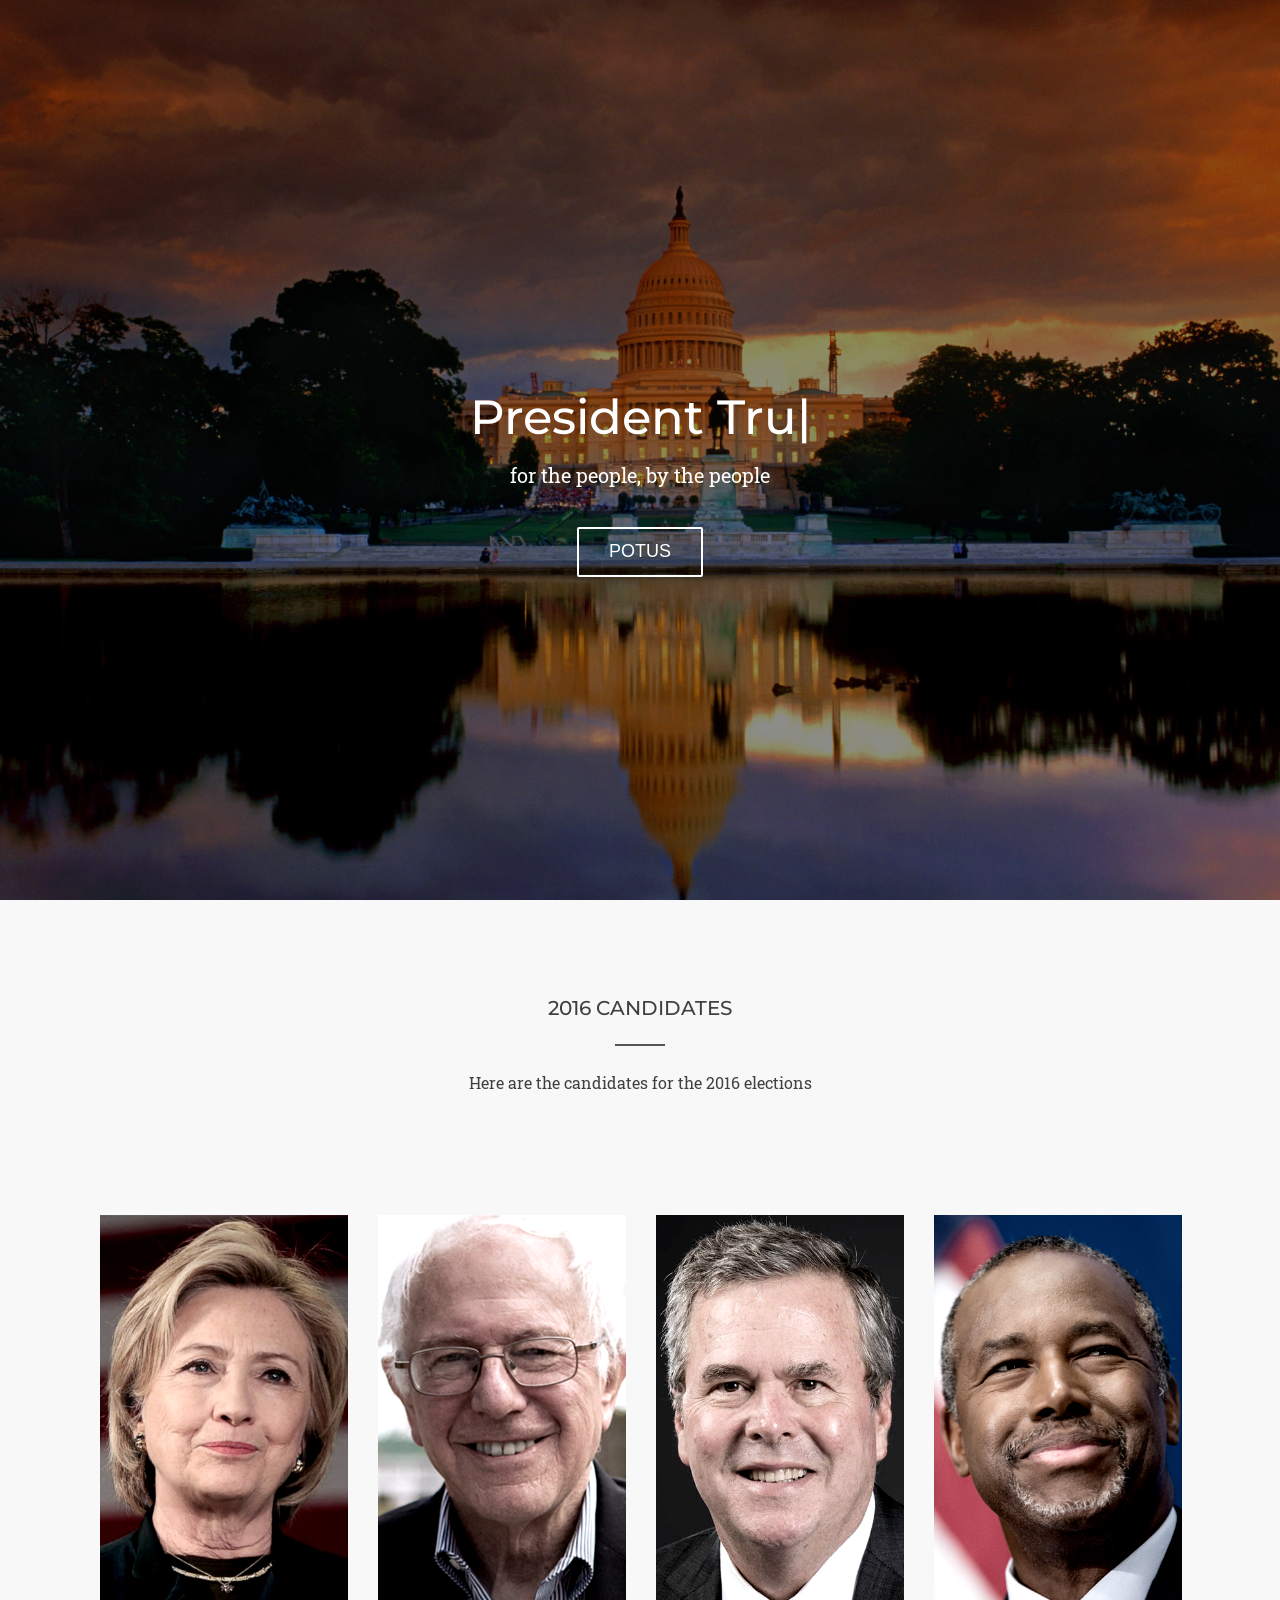
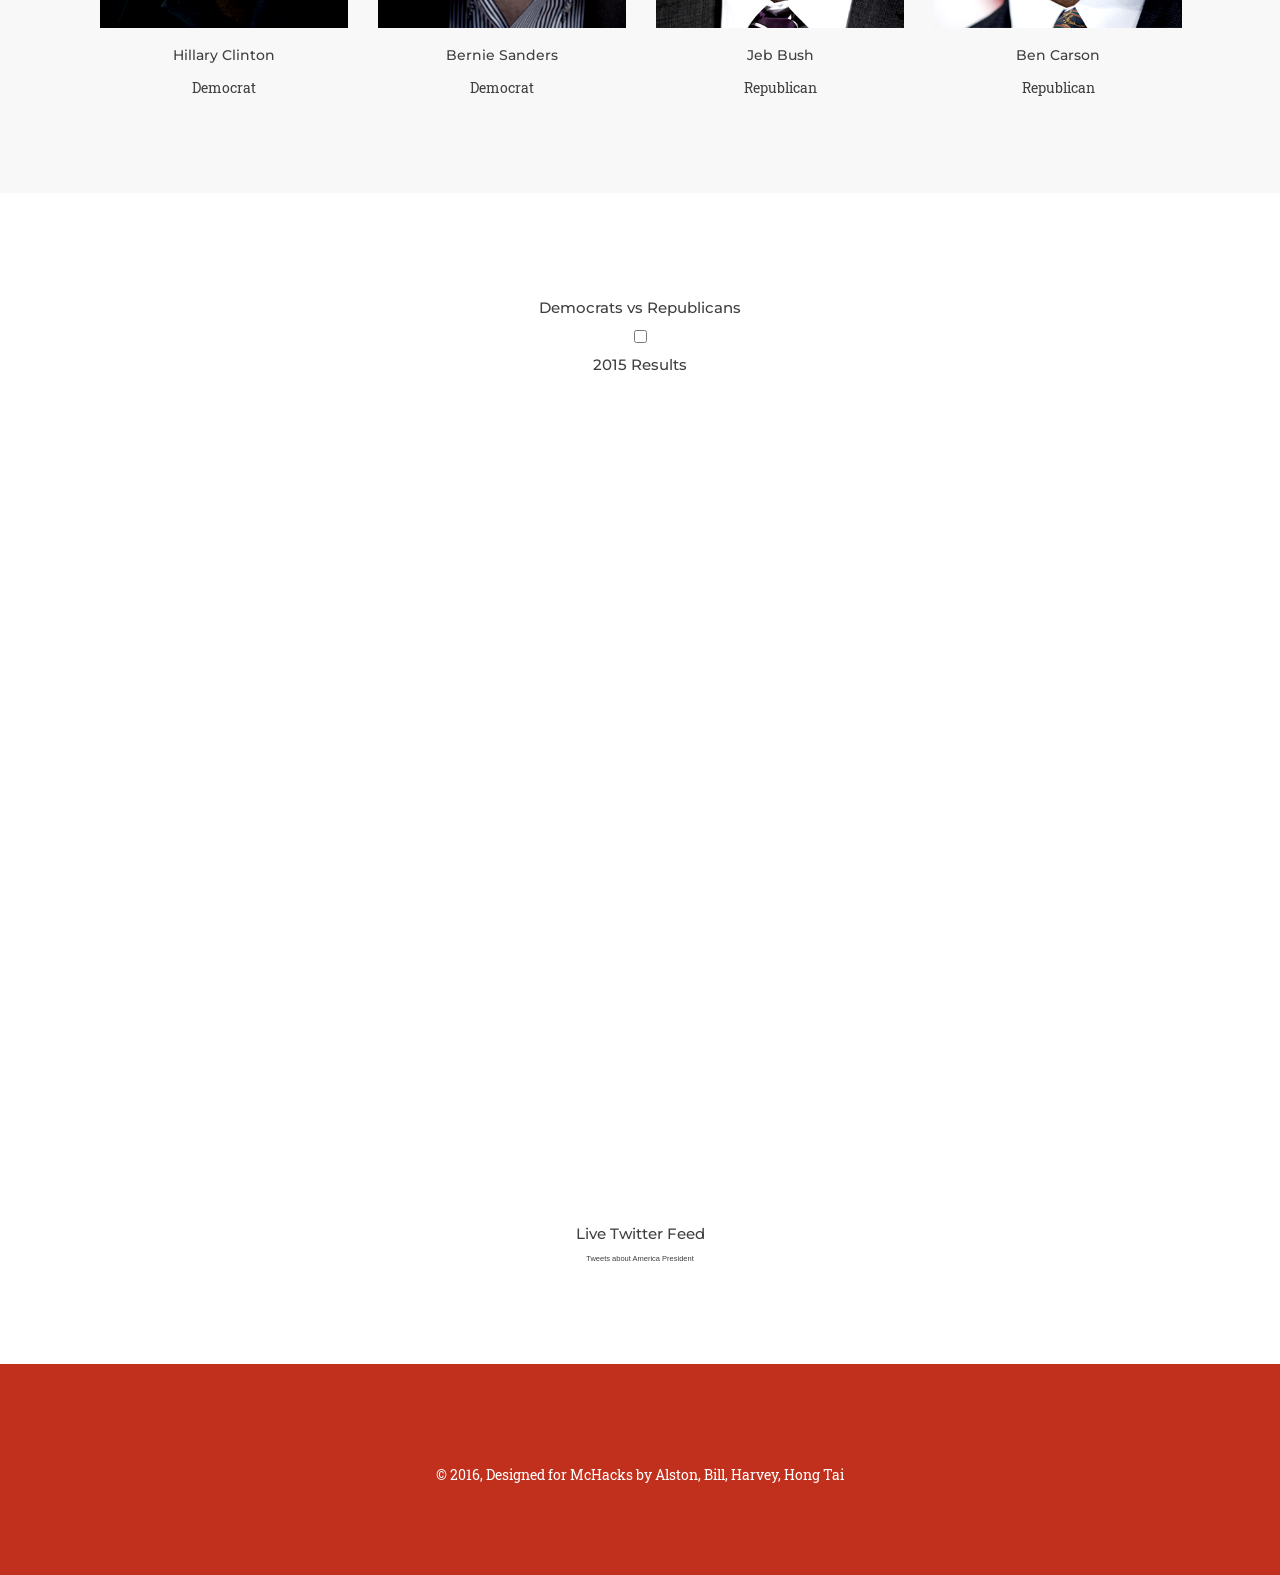
<file: index.html>
<!doctype html>
<html lang="en">
<head>
	<meta charset="UTF-8">
	<title>Document</title>

	<!--Bootstrap-->
    <link rel="stylesheet" href="/static/assets/css/bootstrap.min.css" type="text/css">
	<!--FontAwesome-->
    <link rel="stylesheet" href="/static/assets/css/font-awesome.min.css" type="text/css">
	<!--Fonts-->
	<link href='https://fonts.googleapis.com/css?family=Montserrat' rel='stylesheet' type='text/css'>
	<link href='https://fonts.googleapis.com/css?family=Roboto+Slab:400,700' rel='stylesheet' type='text/css'>
	<!--Owl Carousel-->
    <link rel="stylesheet" href="/static/assets/owl-carousel/owl.carousel.css" type="text/css">
    <link rel="stylesheet" href="/static/assets/owl-carousel/owl.theme.css" type="text/css">
	<!--<link rel="stylesheet" href="/static/assets/owl-carousel/owl.transitions.css" type="text/css">-->
	<!--Main Style-->
	<link rel="stylesheet" href="/static/style.css" type="text/css">

	<!--Responsive Style-->
    <link rel="stylesheet" href="/static/assets/css/responsive.css" type="text/css">
	<style>
		[data-sr] {
			visibility: hidden;
		}
	</style>
</head>
<body>

<!--/HEADER SECTION -->

<!--/SLIDER SECTION -->
<section id="home" class="sliderwrapper clearfix">

	<div class="home-overlay"></div>

	<div class="container">
		<div class="row text-center">
			<div class="col-md-8 col-md-offset-2">
				<div class="block" >
                    <h1 class="home-title wow fadeInDown">President <span class=element></span></h1>

					<p class="title-small wow fadeInDown" data-wow-delay="0.3s">for the people, by the people</p>

					<div class="wow fadeInDown" data-wow-delay="0.3s">
                        <a class="btn btn-action" href="#about-us"
                            role="button">POTUS
						</a>
					</div>
				</div>
			</div>
			<!-- .row close -->
		</div>
	</div>

</section><!-- end Home -->

<section id="about-us">
	<div class="container">
        <div class="row ">
			<div class="col-sm-12 text-center">
                <h2 class="section-title">2016 Candidates</h2>

				<p class="sec-subtitle">Here are the candidates for the 2016 elections</p>
			</div>
		</div>
            <div class="col-sm-12 text-center">
            <div id="owl-demo">
            		<div class="item" data-sr="enter right, hustle 60px">
						<div class="team-thumb">
                            <img src="/static/assets/images/c_clinton.png" alt="Owl Image">

							<div class="team-social">
								<ul class="list-inline">
									<li><a href="https://www.facebook.com/hillaryclinton/"><i class="fa fa-facebook"></i></a></li>
									<li><a href="https://twitter.com/HillaryClinton"><i class="fa fa-twitter"></i></a></li>
								</ul>
							</div>
						</div>
						<div class="owl-caption">
							<h5>Hillary Clinton</h5>

							<p>Democrat</p>
						</div>

					</div>
					<div class="item" data-sr="enter right, hustle 60px">
						<div class="team-thumb">
                            <img src="/static/assets/images/c_sanders.png" alt="Owl Image">

							<div class="team-social">
								<ul class="list-inline">
									<li><a href="https://www.facebook.com/berniesanders/"><i class="fa fa-facebook"></i></a></li>
									<li><a href="https://twitter.com/berniesanders"><i class="fa fa-twitter"></i></a></li>
								</ul>
							</div>
						</div>
						<div class="owl-caption">
							<h5>Bernie Sanders</h5>

							<p>Democrat</p>
						</div>

					</div>
					<div class="item" data-sr="enter left, hustle 60px">
						<div class="team-thumb">
                            <img src="/static/assets/images/c_bush.png" alt="Owl Image">

							<div class="team-social">
								<ul class="list-inline">
									<li><a href="https://www.facebook.com/jebbush"><i class="fa fa-facebook"></i></a></li>
									<li><a href="https://twitter.com/JebBush"><i class="fa fa-twitter"></i></a></li>
								</ul>
							</div>
						</div>
						<div class="owl-caption">
                            <h5>Jeb Bush</h5>

							<p>Republican</p>
						</div>

					</div>
					<div class="item" data-sr="enter left, hustle 60px">
						<div class="team-thumb">
                            <img src="/static/assets/images/c_carson.png" alt="Owl Image">

							<div class="team-social">
								<ul class="list-inline">
									<li><a href="https://www.facebook.com/realbencarson/"><i class="fa fa-facebook"></i></a></li>
									<li><a href="https://twitter.com/RealBenCarson"><i class="fa fa-twitter"></i></a></li>
								</ul>
							</div>
						</div>
						<div class="owl-caption">
							<h5>Ben Carson</h5>

							<p>Republican</p>
						</div>

					</div>
					<div class="item" data-sr="enter right, hustle 60px">
						<div class="team-thumb">
                            <img src="/static/assets/images/c_cruz.png" alt="Owl Image">

							<div class="team-social">
								<ul class="list-inline">
									<li><a href="https://www.facebook.com/tedcruzpage/"><i class="fa fa-facebook"></i></a></li>
									<li><a href="https://twitter.com/tedcruz"><i class="fa fa-twitter"></i></a></li>
								</ul>
							</div>
						</div>
						<div class="owl-caption">
							<h5>Ted Cruz</h5>

							<p>Republican</p>
						</div>

					</div>
					<div class="item">
						<div class="team-thumb">
                            <img src="/static/assets/images/c_kasich.png" alt="Owl Image">

							<div class="team-social">
								<ul class="list-inline">
									<li><a href="https://www.facebook.com/JohnKasich/"><i class="fa fa-facebook"></i></a></li>
									<li><a href="https://twitter.com/JohnKasich"><i class="fa fa-twitter"></i></a></li>
								</ul>
							</div>
						</div>
						<div class="owl-caption">
							<h5>John Kasich</h5>

							<p>Republican</p>
						</div>

					</div>
					<div class="item">
						<div class="team-thumb">
                            <img src="/static/assets/images/c_rubio.png" alt="Owl Image">

							<div class="team-social">
								<ul class="list-inline">
									<li><a href="https://www.facebook.com/MarcoRubio"><i class="fa fa-facebook"></i></a></li>
									<li><a href="https://twitter.com/marcorubio"><i class="fa fa-twitter"></i></a></li>
								</ul>
							</div>
						</div>
						<div class="owl-caption">
							<h5>Marco Rubio</h5>

							<p>Republican</p>
						</div>

					</div>
                    <div class="item">
						<div class="team-thumb">
                            <img src="/static/assets/images/c_trump.png" alt="Owl Image">

							<div class="team-social">
								<ul class="list-inline">
									<li><a href="https://www.facebook.com/DonaldTrump/"><i class="fa fa-facebook"></i></a></li>
									<li><a href="https://twitter.com/realDonaldTrump"><i class="fa fa-twitter"></i></a></li>
								</ul>
							</div>
						</div>
						<div class="owl-caption">
							<h5>Donald Trump</h5>

							<p>Republican</p>
						</div>

					</div>
				</div>
        </div>
	</div>
            
		</div>
	</div>
</section>
<!-- FRONT PAGE STARTS HERE -->

<section id="map">
    <div class="container">
		<div class="col-sm-12 text-center" data-sr='enter bottom, wait 0.32s'>
            <h1>Democrats vs Republicans</h1>

<style>
	.state{
		fill: none;
		stroke: #a9a9a9;
		stroke-width: 1;
	}
	.state:hover{
		fill-opacity:0.5;
	}
	#tooltip {   
        position: static;           
		text-align: center;
        margin:  10px;
		font: 20px sans-serif;        
		pointer-events: none;         
        background:rgba(0,0,0,0);
        padding:4px;
        color:#161616;
        opacity:0;
	}
	#tooltip h4{
		margin:10px;
		font-size:40px;
	}
	
	#tooltip tr td:nth-child(1){
        text-align:center;
	}
	#tooltip tr td:nth-child(2){
        text-align:center;
	}
</style>

<form>
    <label>
    <input type="checkbox" name="overlay" value="female">
    <h1>2015 Results</h1></label>
</form>
<svg width="960" height="600" id="statesvg"></svg> <!-- svg to hold the map. -->
<div id="tooltip"></div>
<script src="http://code.jquery.com/jquery-1.8.2.js"></script>
<script src="/static/assets/js/uStates.js"></script> <!-- creates uStates. -->
<script src="http://d3js.org/d3.v3.min.js"></script>
<script>
/** 1 = sanders, 2 = clinton, 3 = trump, 4 = bush, 5 = carson 6 = cruz 7 = kasich 8 = rubio **/
var csv = [[
"Washington","Wisconsin","WestVirginia","Florida","Micronesia","Wyoming","NewHampshire","NewJersey","NewMexico","NorthCarolina","NorthDakota","Nebraska","NewYork","RhodeIsland","Nevada","Colorado","California","Georgia","Connecticut","Oklahoma","Ohio","Kansas","SouthCarolina","Kentucky","Oregon","SouthDakota","Delaware","Hawaii","Texas","Louisiana","Tennessee","Pennsylvania","Virginia","Alaska","Alabama","Arkansas","Vermont","Illinois","Indiana","Iowa","Arizona","Idaho","Maine","Maryland","Massachusetts","Utah","Missouri","Minnesota","Michigan","Montana","Mississippi"], 
[1.7998384605161841,0.78240888705477096,-0.28331657887126005,7.6592125502065747,,0,0.92029916006140411,-0.22021951813561214,-0.30953313600427163,-5.8124597680095276,0,-0.1556761335426321,1.2144755434322474,-0.18930403546740612,-0.20911305106710637,-0.76002069587896881,-2.9197579603642225,-0.385808775589491,0.27178087708307419,-1.2582681189135958,-1.0082836883181399,1.0993841329279044,0.39606200686345483,0.22922940948046744,2.2109975160371205,,-0.72173488500993699,-0.69473075758044922,-3.9915076892745378,-0.89124598870209115,-0.45752917160280043,-1.1854798896044181,-3.7027823686754955,,0.55957967756936955,-1.3695053082580366,0.57413614372489974,0.94053844298468925,-0.56588385161012411,2.3661373249876001,0.41916564846178511,-0.053808577125892043,-0.57279890519566834,-0.66114997743473713,3.9708391475724047,0.25144071403580415,-0.2320877595921047,-0.54067893155540037,4.9921426240665214,-0.32718217954970896,0.48893544590100646], 
[0.50694650547423725,-0.62419060621565836,0.46472926678446436,7.5965962823053523,,,0.29623155295848846,2.2273350102477707,0.30658017393822468,1.2086234369392819,0.6013636589050293,-1.1204368339385837,13.189886566930603,0.84550437703728676,4.2930595199577519,4.3726864090228137,13.833564056102956,2.3129602913007457,1.8440467295392104,-0.36269325669854879,10.987591366070166,-0.23771370512743795,2.8760422869430231,0.59428628999739885,-1.4003101187990983,-0.073255221204211324,1.120608601719141,0.45591825526207685,2.8962133653306714,0.50904474861454219,3.986654670715021,2.1518666798171275,0.53332560129153228,-0.56345154872784997,1.453195983932043,2.3700277508857353,3.5386020810886594,3.3435169394748905,-0.6851299669360742,2.0867807124741375,-1.0949469407399497,-1.2749932307051495,-0.0056876298040151735,3.3610907447097511,1.4060336560166133,2.3397143735395121,1.4654409201078429,2.6302679398407536,2.2975295878713946,,1.1847309255972505], 
[-0.48358381562866271,-1.0443763182653734,0.61657050271363301,0.78325749345822293,,-0.5,-0.31624225480481988,0.29996994013587619,0.27159372082678601,-2.1364760441550361,-1.2634447130840272,-0.112796142231673,-6.6117719942703852,0.011043697595596313,-0.37880040546103089,1.5671365879631292,-7.4410086538021716,2.9803345687687397,-0.36634513161455595,-1.3638382033677772,-0.37009019835386436,-0.14133798878174264,2.3629882869039043,-1.3785227805492468,-0.37540578019494808,,,0.086260851821862161,-0.7415936205070468,0.076593501958995863,-1.4194092353379046,0.62679360380085813,-2.2490572577031953,0.33142759092152119,3.7620340422727163,0.14100028357158104,,-2.2490405128531474,-0.96763435378670715,0.38024096741961932,0.78837156639201567,-1.3997982931323349,1.6677165734581649,0.9522113715453695,2.7666009657550599,-0.089468551877265184,0.023227396110693604,-0.60860743369751935,-0.31513210508273903,-0.056729783769696951,-1.1857543836037319], 
[3.8366089243597039,5.80116475528727,-0.9134539085401534,6.8286387917663314,,,0.83341713699822628,2.7716360376604521,1.7037101701910919,1.5837583114819909,0.83341713699822628,-0.13627747322122252,14.394154058827549,1.716410196541498,0.91122206998988964,-0.69323126403226842,28.895086773419003,1.5716720435302705,-0.33534282409042743,1.8893923713476397,3.4719218915173147,-0.13564695619667561,3.68881610703344,3.6877774782866859,1.5421242310355106,0.69535099773202091,0.15935752168297768,0.83980846218764782,20.28048228491874,3.1011071234631045,5.8209075825482932,3.0100383342942232,2.1242200176153947,0.83341713699822628,5.6592441988371629,1.168974307210495,0.14527241447164366,4.1080995912197977,2.1104619914743425,-2.5232932978542517,-1.6844903838355092,1.0801434398939211,-0.014296842118104308,-3.9506832413026127,1.5374236423328203,0.69801608473062526,-2.3356664751578746,0.60967346944380574,6.7171759898386281,-0.042508834507316351,2.6084734552229443], 
[11.998360550904174,2.035764042113442,-1.0921365155372769,5.8444749433935304,,1.8401362114818767,0.64260004437528551,-0.98262118018465139,-1.5817831329380474,6.7620495183121712,0.2113633205493291,0.11972453398630023,8.3384721834057309,0.27398989784220856,-0.54497696907492366,4.7055045480762301,-0.18357899049685189,2.1626614392541037,-0.39940724036811559,-0.53538599082579208,-2.1046826953922086,1.3761141688640539,7.1476622750439356,-0.27361321810167327,1.3128353658442693,0.001700093038380146,-0.10127080627717078,0.41233683656901121,0.6115888859688613,-0.78578235418535769,-2.2172542299570828,-0.39704276429256391,8.2260825900205727,0,2.4644069416293251,1.1174127682461403,0.34010096018513047,-0.47356272869122601,0.86070036013067353,-0.57355051392611733,2.5441088091077595,0.7075372226536274,0.35578563405821712,5.758558681195912,4.6856928329992398,0.20623587079656619,0.10417341665985699,-3.6880216040105251,3.4634016245060284,0.40443108380228898,1.3375774332477399], 
[3.2490641241893172,-3.0815243630980449,-1.5358203387974452,-3.1177637166886889,,-0.5,0.18748563174934429,-1.5256276248255747,-0.50700991581349331,-1.812809618151126,-0.30729897145647556,0.03103573177941138,-1.949537326562373,-0.29999999515712261,-3.21477241620111,1.3830539901585621,-3.8454597954987535,-4.5216035675839521,0.76313936240815861,0.13743314791160316,2.6759855590644293,-1.0316635800603156,1.1192773189977738,-0.68987394880969077,-1.0073898309686533,0.20673003913058591,-0.09733701404184103,-0.75,10.059689209621865,-0.62185252970084548,-0.49444606779919331,0.91428998619085122,2.2607116932825493,0.070338174700737,3.8586236113527175,0.75161193596431985,-0.0049308780580759048,0.53175708632140073,0.96858025862214459,-0.12824185413774103,-4.8711727809665417,-1.1081559509038925,0.54186086589470506,-0.13369093113578862,-2.0833250655947877,-0.73130802460946143,0.58869351306930184,0.8495017783910348,-12.301157573121602,-1.8464907033679387,-0.22431502002291381],
[-1.633373742302259,-2.5052264949966534,0.65004697003557033,-2.9807612303411593,,,0.71042661985848099,-1.0070440715256459,-0.092863997754951466,4.3742581102803033,,-0.86586607790862513,-1.1708068699614766,0.55566206725779921,-0.73485940409591421,2.336963169509545,-8.0124338541257512,0.12600064516300336,3.2367080921928086,1.9787348834215663,32.759310988301891,-0.45005041640251886,3.7252299435591958,0.020485462620854267,-0.34619137054930127,0,-0.02761776365029317,0.19704715356541175,0.75483179596873562,5.7376449641888021,4.2056726876568673,3.0062581569266813,5.0044670626521119,,6.6028064613734978,1.9460093585851912,0.16488266084343195,1.7006936954761231,0.93945964016408356,-0.51561194390524179,0.28624795530534652,-0.66716706609198206,1.4614504743367434,0.40476912413335714,1.1046913293927605,0.42923071448846412,1.5368723168115441,0.16692742594750598,6.5625813666847543,-0.89857598568778485,3.0073838672057414],
[0.4711185866035521,3.561819071920278,-1.3317617987437793,-12.367016000692578,,,-0.018274218911149831,3.3191204512841068,-0.35157755692489445,2.1961292254466867,-0.34841910004615784,-1.7870319068703493,4.0868913931384085,1.3706763071240857,1.5383641734564057,2.0490692050855914,0.75525959033984691,-4.1915270738924537,-0.21679545876880491,1.1929218435349564,-3.2642052797988677,0.19273229090807342,-4.4754327849562587,2.3068632418483803,-0.48318650934379548,0,-0.073177802376449108,0,-4.5266669655490368,-0.89772182027809322,-1.3754169187935386,2.3850733533035964,4.4129011996944127,0.13637825396532816,1.4823113196374225,-1.2697482037280374,,-0.65588311920873776,-1.0079033799314252,-1.6857203200925142,-2.395393364344879,-0.25903065549209714,-0.27410468272864819,1.3734113620206094,-2.97698403338048,0.29708086916555965,0.84155826216253138,-0.1357107710403701,-0.91647429283087467,-0.15633431294312083,0.1781726256012916]]
	function tooltipHtml(n, d){	/* function to create html content string in tooltip div. */
		return "<h4>"+n+"</h4><table>"+
            "<tr><td>Bush</td><td>"+(d.bush)+"</td></tr>"+
            "<tr><td>Carson</td><td>"+(d.carson)+"</td></tr>"+
            "<tr><td>Clinton</td><td>"+(d.clinton)+"</td></tr>"+
            "<tr><td>Cruz</td><td>"+(d.cruz)+"</td></tr>"+
            "<tr><td>Kasich</td><td>"+(d.kasich)+"</td></tr>"+
            "<tr><td>Rubio</td><td>"+(d.rubio)+"</td></tr>"+
            "<tr><td>Trump</td><td>"+(d.trump)+"</td></tr>"+
            "<tr><td>Sanders</td><td>"+(d.sanders)+"</td></tr>"+
			"</table>";
	}
	
var originalData ={};	/* Sample random data. */	
	["Washington", "Wisconsin", "WestVirginia", "Florida", "Micronesia", "Wyoming", "NewHampshire", "NewJersey", "NewMexico", "NorthCarolina", "NorthDakota",
	"Nebraska", "NewYork", "RhodeIsland", "Nevada", "Colorado", "California", "Georgia", "Connecticut", "Oklahoma", "Ohio", "Kansas", 
    "SouthCarolina", "Kentucky", "Oregon", "SouthDakota", "Delaware", "Hawaii", "Texas", "Louisiana", "Tennessee", "Pennsylvania", "Virginia",
    "Alaska", "Alabama", "Arkansas", "Vermont", "Illinois", "Indiana", "Iowa", "Arizona", "Idaho", "Maine", "Maryland", 
	"Massachusetts", "Utah", "Missouri", "Minnesota", "Michigan", "Montana", "Mississippi"]
		.forEach(function(d){ 
                var state = csv[0].indexOf(d);
                var sanders = csv[1][state];
                var clinton = csv[2][state];
                var trump = csv[3][state];
                var bush = csv[4][state];
                var carson = csv[5][state];
                var cruz = csv[6][state];
                var kasich = csv[7][state];
                var rubio = csv[8][state];

                var demo = d3.mean([clinton, sanders]);
                var rep = d3.mean([trump, bush, carson, cruz, kasich, rubio]);
                var offset = 2;
                var diff = demo - rep + offset;
                var scale = 9;

                originalData[d]={
                 sanders:sanders,
                 clinton:clinton,
                 trump:trump,
                 bush:bush,
                 carson:carson,
                 cruz:cruz,
                 kasich:kasich,
                 rubio:rubio,
                 color:d3.interpolate("#c0392b", "#3498db")((diff/scale))
                };
		});
var variableData ={};	/* Sample random data. */	
	["Washington", "Wisconsin", "WestVirginia", "Florida", "Micronesia", "Wyoming", "NewHampshire", "NewJersey", "NewMexico", "NorthCarolina", "NorthDakota",
	"Nebraska", "NewYork", "RhodeIsland", "Nevada", "Colorado", "California", "Georgia", "Connecticut", "Oklahoma", "Ohio", "Kansas", 
    "SouthCarolina", "Kentucky", "Oregon", "SouthDakota", "Delaware", "Hawaii", "Texas", "Louisiana", "Tennessee", "Pennsylvania", "Virginia",
    "Alaska", "Alabama", "Arkansas", "Vermont", "Illinois", "Indiana", "Iowa", "Arizona", "Idaho", "Maine", "Maryland", 
	"Massachusetts", "Utah", "Missouri", "Minnesota", "Michigan", "Montana", "Mississippi"]
		.forEach(function(d){ 
                var state = csv[0].indexOf(d);
                var sanders = csv[1][state];
                var clinton = csv[2][state];
                var trump = csv[3][state];
                var bush = csv[4][state];
                var carson = csv[5][state];
                var cruz = csv[6][state];
                var kasich = csv[7][state];
                var rubio = csv[8][state];

                var demo = d3.mean([clinton, sanders]);
                var rep = d3.mean([trump, bush, carson, cruz, kasich, rubio]);
                var offset = 2;
                var diff = demo - rep + offset;
                var scale = 9;

                variableData[d]={
                 sanders:sanders,
                 clinton:clinton,
                 trump:trump,
                 bush:bush,
                 carson:carson,
                 cruz:cruz,
                 kasich:kasich,
                 rubio:rubio,
                 color:d3.interpolate("#c0392b", "#3498db")((diff/scale))
                };
		});
	
	/* draw states on id #statesvg */	
uStates.draw("#statesvg", originalData, tooltipHtml);
    var r = "#c0392b";
    var b = "#3498db";
    $('input[name=overlay]').change(function(){
            if($(this).is(':checked')){
                console.log("checked");
                variableData["Washington"]["color"] = b;
                variableData["Oregon"]["color"] = b;
                variableData["California"]["color"] = b;
                variableData["Nevada"]["color"] = b;
                variableData["Idaho"]["color"] = r;
                variableData["Utah"]["color"] = r;
                variableData["Arizona"]["color"] = r;
                variableData["Alaska"]["color"] = r;
                variableData["Montana"]["color"] = r;
                variableData["Wyoming"]["color"] = r;
                variableData["Colorado"]["color"] = b;
                variableData["NewMexico"]["color"] = b;
                variableData["NorthDakota"]["color"] = r;
                variableData["SouthDakota"]["color"] = r;
                variableData["Nebraska"]["color"] = r;
                variableData["Kansas"]["color"] = r;
                variableData["Oklahoma"]["color"] = r;
                variableData["Texas"]["color"] = r;
                variableData["Minnesota"]["color"] = b;
                variableData["Iowa"]["color"] = b;
                variableData["Missouri"]["color"] = r;
                variableData["Arkansas"]["color"] = r;
                variableData["Louisiana"]["color"] = r;
                variableData["Michigan"]["color"] = b;
                variableData["Wisconsin"]["color"] = b;
                variableData["Illinois"]["color"] = b;
                variableData["Mississippi"]["color"] = r;
                variableData["Indiana"]["color"] = r;
                variableData["Kentucky"]["color"] = r;
                variableData["Tennessee"]["color"] = r;
                variableData["Alabama"]["color"] = r;
                variableData["Ohio"]["color"] = b;
                variableData["WestVirginia"]["color"] = r;
                variableData["Virginia"]["color"] = b;
                variableData["NorthCarolina"]["color"] = r;
                variableData["SouthCarolina"]["color"] = r;
                variableData["Georgia"]["color"] = r;
                variableData["Florida"]["color"] = b;
                variableData["Pennsylvania"]["color"] = b;
                variableData["NewYork"]["color"] = b;
                variableData["Maine"]["color"] = b;
                variableData["Hawaii"]["color"] = b;
                variableData["Vermont"]["color"] = b;
                variableData["NewHampshire"]["color"] = b;
                variableData["Massachusetts"]["color"] = b;
                variableData["Connecticut"]["color"] = b;
                variableData["Micronesia"]["color"] = b;
                variableData["RhodeIsland"]["color"] = b;
                variableData["NewJersey"]["color"] = b;
                variableData["Delaware"]["color"] = b;
                variableData["Maryland"]["color"] = b;

                uStates.draw("#statesvg", variableData, tooltipHtml);
            }
            else{
            uStates.draw("#statesvg", originalData, tooltipHtml);
                console.log("not checked");
            }
    });

</script>

        </div>
    </div>
</section>

<!-- FRONT PAGE ENDS HERE -->
<section id="twitter">
<div class="container">
    <!-- TWITTER HERE -->

		<div class="col-sm-12 text-center" data-sr='enter bottom, wait 0.32s'>
            <h1>Live Twitter Feed</h1>
            <a class="twitter-timeline"  href="https://twitter.com/search?q=America%20President" data-widget-id="701199503186116608">Tweets about America President</a>
            <script>!function(d,s,id){var js,fjs=d.getElementsByTagName(s)[0],p=/^http:/.test(d.location)?'http':'https';if(!d.getElementById(id)){js=d.createElement(s);js.id=id;js.src=p+"://platform.twitter.com/widgets.js";fjs.parentNode.insertBefore(js,fjs);}}(document,"script","twitter-wjs");</script>
        </div>
</div>
</section>
    <!-- TWITTER ENDS HERE -->

<!-- / Contact-->
<!--Footer-->
<footer id="footer">
	<div class="container">
		<div class="row">
			<div class="col-sm-12 text-center" data-sr='enter bottom, wait 0.32s'>
                <p>&copy; 2016, Designed for McHacks by Alston, Bill, Harvey, Hong Tai</p>
			</div>
		</div>
	</div>
</footer>
<!-- / Footer-->


<script src="/static/assets/js/jquery-1.11.3.min.js"></script>
<!--<script src="http://code.jquery.com/jquery-migrate-1.2.1.min.js"></script>-->
<!--Sticky -->
<!--<script type="text/javascript" src="/static/assets/js/jquery.sticky.js"></script>-->
<script src="/static/assets/js/bootstrap.min.js"></script>
<!--Owl Carousel-->
<script type="text/javascript" src="/static/assets/owl-carousel/owl.carousel.min.js"></script>
<!--Parallax-->
<script type="text/javascript" src="/static/assets/js/jquery.stellar.min.js"></script>
<!--IsoTop-->
<script type="text/javascript" src="/static/assets/js/isotope.pkgd.min.js"></script>
<!--Typed js-->
<script type="text/javascript" src="/static/assets/js/typed.js"></script>
<!--Smooth Scroll-->
<script type="text/javascript" src="/static/assets/js/smooth-scroll.js"></script>
<!--Reveal JS-->
<script type="text/javascript" src="/static/assets/js/scrollReveal.min.js"></script>

<!--Main-->
<script type="text/javascript" src="/static/assets/js/main.js"></script>


</body>
</html>
</file>
<file: static/style.css>
/*
Theme Name: startup
Theme URI: http://shaptedtheme.com/
Author: Underscores.me
Author URI: http://underscores.me/
Description: Description
Version: 1.0.0
License: GNU General Public License v2 or later
License URI: http://www.gnu.org/licenses/gpl-2.0.html
Text Domain: startup
Tags:

This theme, like WordPress, is licensed under the GPL.
Use it to make something cool, have fun, and share what you've learned with others.

startup is based on Underscores http://underscores.me/, (C) 2012-2015 Automattic, Inc.
Underscores is distributed under the terms of the GNU GPL v2 or later.

Normalizing styles have been helped along thanks to the fine work of
Nicolas Gallagher and Jonathan Neal http://necolas.github.com/normalize.css/
*/

/*--------------------------------------------------------------
>>> TABLE OF CONTENTS:
----------------------------------------------------------------
# Normalize
# Typography
# Elements
# Forms
# Navigation
	## Links
	## Menus
# Accessibility
# Alignments
# Clearings
# Widgets
# Content
    ## Posts and pages
	## Asides
	## Comments
# Infinite scroll
# Media
	## Captions
	## Galleries
--------------------------------------------------------------*/

/*--------------------------------------------------------------
# Normalize
--------------------------------------------------------------*/
html {
	font-family: 'Roboto Slab', serif;
	-webkit-text-size-adjust: 100%;
	-ms-text-size-adjust: 100%;
}

body {
	margin: 0;
	font-family: 'Roboto Slab', serif;
	line-height: 24px;
	-webkit-font-smoothing: antialiased;
}

article,
aside,
details,
figcaption,
figure,
footer,
header,
main,
menu,
nav,
section,
summary {
	display: block;
}

audio,
canvas,
progress,
video {
	display: inline-block;
	vertical-align: baseline;
}

audio:not([controls]) {
	display: none;
	height: 0;
}

[hidden],
template {
	display: none;
}

a {
	background-color: transparent;
	-webkit-transition: 300ms;
	-moz-transition: 300ms;
	-ms-transition: 300ms;
	-o-transition: 300ms;
	transition: 300ms;

}

a:active,
a:hover {
	outline: 0;
	text-decoration: none;
}

abbr[title] {
	border-bottom: 1px dotted;
}

b,
strong {
	font-weight: bold;
}

dfn {
	font-style: italic;
}

h1 {
	font-size: 2em;
	margin: 0.67em 0;
}

mark {
	background: #ff0;
	color: #000;
}

small {
	font-size: 80%;
}

sub,
sup {
	font-size: 75%;
	line-height: 0;
	position: relative;
	vertical-align: baseline;
}

sup {
	top: -0.5em;
}

sub {
	bottom: -0.25em;
}

img {
	border: 0;
}

svg:not(:root) {
	overflow: hidden;
}

figure {
	margin: 1em 40px;
}

hr {
	box-sizing: content-box;
	height: 0;
}

pre {
	overflow: auto;
}

code,
kbd,
pre,
samp {
	font-family: monospace, monospace;
	font-size: 1em;
}

button,
input,
optgroup,
select,
textarea {
	color: inherit;
	font: inherit;
	margin: 0;
}

button {
	overflow: visible;
}

button,
select {
	text-transform: none;
}

button,
html input[type="button"],
input[type="reset"],
input[type="submit"] {
	-webkit-appearance: button;
	cursor: pointer;
}

button[disabled],
html input[disabled] {
	cursor: default;
}

button::-moz-focus-inner,
input::-moz-focus-inner {
	border: 0;
	padding: 0;
}

input {
	line-height: normal;
}

input[type="checkbox"],
input[type="radio"] {
	box-sizing: border-box;
	padding: 0;
}

input[type="number"]::-webkit-inner-spin-button,
input[type="number"]::-webkit-outer-spin-button {
	height: auto;
}

input[type="search"] {
	-webkit-appearance: textfield;
	box-sizing: content-box;
}

input[type="search"]::-webkit-search-cancel-button,
input[type="search"]::-webkit-search-decoration {
	-webkit-appearance: none;
}

fieldset {
	border: 1px solid #c0c0c0;
	margin: 0 2px;
	padding: 0.35em 0.625em 0.75em;
}

legend {
	border: 0;
	padding: 0;
}

textarea {
	overflow: auto;
}

optgroup {
	font-weight: bold;
}

table {
	border-collapse: collapse;
	border-spacing: 0;
}

td,
th {
	padding: 0;
}

/*--------------------------------------------------------------
# Typography
--------------------------------------------------------------*/
body,
button,
input,
select,
textarea {
	color: #404040;
	font-family: sans-serif;
	font-size: 12px;
	font-size: 0.75rem;
	line-height: 1.5;
}

h1,
h2,
h3,
h4,
h5,
h6 {
	font-family: 'Montserrat', sans-serif;
	clear: both;
}

p {
	font-family: 'Roboto Slab', serif;
	font-size: 14px;
}

dfn,
cite,
em,
i {
	font-style: italic;
}

blockquote {
	margin: 0 1.5em;
}

address {
	margin: 0 0 1.5em;
}

pre {
	background: #eee;
	font-family: "Courier 10 Pitch", Courier, monospace;
	font-size: 15px;
	font-size: 0.9375rem;
	line-height: 1.6;
	margin-bottom: 1.6em;
	max-width: 100%;
	overflow: auto;
	padding: 1.6em;
}

code,
kbd,
tt,
var {
	font-family: Monaco, Consolas, "Andale Mono", "DejaVu Sans Mono", monospace;
	font-size: 15px;
	font-size: 0.9375rem;
}

abbr,
acronym {
	border-bottom: 1px dotted #666;
	cursor: help;
}

mark,
ins {
	background: #fff9c0;
	text-decoration: none;
}

big {
	font-size: 125%;
}

/*--------------------------------------------------------------
# Elements
--------------------------------------------------------------*/
html {
	box-sizing: border-box;
}

*,
*:before,
*:after {
	/* Inherit box-sizing to make it easier to change the property for components that leverage other behavior; see http://css-tricks.com/inheriting-box-sizing-probably-slightly-better-best-practice/ */
	box-sizing: inherit;
}

body {
	background: #fff; /* Fallback for when there is no custom background color defined. */
}

blockquote:before,
blockquote:after,
q:before,
q:after {
	content: "";
}

blockquote,
q {
	quotes: "" "";
}

hr {
	background-color: #ccc;
	border: 0;
	height: 1px;
	margin-bottom: 1.5em;
}

ul,
ol {
	margin: 0 0 1.5em 3em;
}

ul {
	list-style: disc;
}

ol {
	list-style: decimal;
}

li > ul,
li > ol {
	margin-bottom: 0;
	margin-left: 1.5em;
}

dt {
	font-weight: bold;
}

dd {
	margin: 0 1.5em 1.5em;
}

img {
	height: auto; /* Make sure images are scaled correctly. */
	max-width: 100%; /* Adhere to container width. */
}

table {
	margin: 0 0 1.5em;
	width: 100%;
}

/*--------------------------------------------------------------
# Forms
--------------------------------------------------------------*/
button,
input[type="button"],
input[type="reset"],
input[type="submit"] {
	border: 1px solid;
	border-color: #ccc #ccc #bbb;
	border-radius: 3px;
	background: #e6e6e6;
	box-shadow: inset 0 1px 0 rgba(255, 255, 255, 0.5), inset 0 15px 17px rgba(255, 255, 255, 0.5), inset 0 -5px 12px rgba(0, 0, 0, 0.05);
	color: rgba(0, 0, 0, .8);
	font-size: 12px;
	font-size: 0.75rem;
	line-height: 1;
	padding: .6em 1em .4em;
	text-shadow: 0 1px 0 rgba(255, 255, 255, 0.8);
}

button:hover,
input[type="button"]:hover,
input[type="reset"]:hover,
input[type="submit"]:hover {
	border-color: #ccc #bbb #aaa;
	box-shadow: inset 0 1px 0 rgba(255, 255, 255, 0.8), inset 0 15px 17px rgba(255, 255, 255, 0.8), inset 0 -5px 12px rgba(0, 0, 0, 0.02);
}

button:focus,
input[type="button"]:focus,
input[type="reset"]:focus,
input[type="submit"]:focus,
button:active,
input[type="button"]:active,
input[type="reset"]:active,
input[type="submit"]:active {
	border-color: #aaa #bbb #bbb;
	box-shadow: inset 0 -1px 0 rgba(255, 255, 255, 0.5), inset 0 2px 5px rgba(0, 0, 0, 0.15);
}

input[type="text"],
input[type="email"],
input[type="url"],
input[type="password"],
input[type="search"],
textarea {
	color: #666;
	border: 1px solid #ccc;
	border-radius: 3px;
}

input[type="text"]:focus,
input[type="email"]:focus,
input[type="url"]:focus,
input[type="password"]:focus,
input[type="search"]:focus,
textarea:focus {
	color: #111;
}

input[type="text"],
input[type="email"],
input[type="url"],
input[type="password"],
input[type="search"] {
	padding: 3px;
}

textarea {
	padding-left: 3px;
	width: 100%;
}

/*--------------------------------------------------------------
# Navigation
--------------------------------------------------------------*/
/*--------------------------------------------------------------
## Links
--------------------------------------------------------------*/
a {
	color: royalblue;
}

a:visited {
	color: purple;
}

a:hover,
a:focus,
a:active {
	color: midnightblue;
}

a:focus {
	outline: thin dotted;
}

a:hover,
a:active {
	outline: 0;
}

/*--------------------------------------------------------------
## Menus
--------------------------------------------------------------*/
.main-navigation {
	clear: both;
	display: block;
	float: left;
	width: 100%;
}

.main-navigation ul {
	display: none;
	list-style: none;
	margin: 0;
	padding-left: 0;
}

.main-navigation li {
	float: left;
	position: relative;
}

.main-navigation a {
	display: block;
	text-decoration: none;
}

.main-navigation ul ul {
	box-shadow: 0 3px 3px rgba(0, 0, 0, 0.2);
	float: left;
	position: absolute;
	top: 1.5em;
	left: -999em;
	z-index: 99999;
}

.main-navigation ul ul ul {
	left: -999em;
	top: 0;
}

.main-navigation ul ul a {
	width: 200px;
}

.main-navigation ul ul li {

}

.main-navigation li:hover > a,
.main-navigation li.focus > a {
}

.main-navigation ul ul :hover > a,
.main-navigation ul ul .focus > a {
}

.main-navigation ul ul a:hover,
.main-navigation ul ul a.focus {
}

.main-navigation ul li:hover > ul,
.main-navigation ul li.focus > ul {
	left: auto;
}

.main-navigation ul ul li:hover > ul,
.main-navigation ul ul li.focus > ul {
	left: 100%;
}

.main-navigation .current_page_item > a,
.main-navigation .current-menu-item > a,
.main-navigation .current_page_ancestor > a {
}

/* Small menu. */
.menu-toggle,
.main-navigation.toggled ul {
	display: block;
}

@media screen and (min-width: 37.5em) {
	.menu-toggle {
		display: none;
	}

	.main-navigation ul {
		display: block;
	}
}

.site-main .comment-navigation,
.site-main .posts-navigation,
.site-main .post-navigation {
	margin: 0 0 1.5em;
	overflow: hidden;
}

.comment-navigation .nav-previous,
.posts-navigation .nav-previous,
.post-navigation .nav-previous {
	float: left;
	width: 50%;
}

.comment-navigation .nav-next,
.posts-navigation .nav-next,
.post-navigation .nav-next {
	float: right;
	text-align: right;
	width: 50%;
}

/*--------------------------------------------------------------
# Accessibility
--------------------------------------------------------------*/
/* Text meant only for screen readers. */
.screen-reader-text {
	clip: rect(1px, 1px, 1px, 1px);
	position: absolute !important;
	height: 1px;
	width: 1px;
	overflow: hidden;
}

.screen-reader-text:focus {
	background-color: #f1f1f1;
	border-radius: 3px;
	box-shadow: 0 0 2px 2px rgba(0, 0, 0, 0.6);
	clip: auto !important;
	color: #21759b;
	display: block;
	font-size: 14px;
	font-size: 0.875rem;
	font-weight: bold;
	height: auto;
	left: 5px;
	line-height: normal;
	padding: 15px 23px 14px;
	text-decoration: none;
	top: 5px;
	width: auto;
	z-index: 100000; /* Above WP toolbar. */
}

/*--------------------------------------------------------------
# Alignments
--------------------------------------------------------------*/
.alignleft {
	display: inline;
	float: left;
	margin-right: 1.5em;
}

.alignright {
	display: inline;
	float: right;
	margin-left: 1.5em;
}

.aligncenter {
	clear: both;
	display: block;
	margin-left: auto;
	margin-right: auto;
}

/*--------------------------------------------------------------
# Clearings
--------------------------------------------------------------*/
.clear:before,
.clear:after,
.entry-content:before,
.entry-content:after,
.comment-content:before,
.comment-content:after,
.site-header:before,
.site-header:after,
.site-content:before,
.site-content:after,
.site-footer:before,
.site-footer:after {
	content: "";
	display: table;
}

.clear:after,
.entry-content:after,
.comment-content:after,
.site-header:after,
.site-content:after,
.site-footer:after {
	clear: both;
}

/*--------------------------------------------------------------
# Widgets
--------------------------------------------------------------*/
.widget {
	margin: 0 0 1.5em;
}

/* Make sure select elements fit in widgets. */
.widget select {
	max-width: 100%;
}

/* Search widget. */
.widget_search .search-submit {
	display: none;
}

/*--------------------------------------------------------------
# Content
--------------------------------------------------------------*/
/*--------------------------------------------------------------
## Posts and pages
--------------------------------------------------------------*/
.sticky {
	display: block;
}

.hentry {
	margin: 0 0 1.5em;
}

.byline,
.updated:not(.published) {
	display: none;
}

.single .byline,
.group-blog .byline {
	display: inline;
}

.page-content,
.entry-content,
.entry-summary {
	margin: 1.5em 0 0;
}

.page-links {
	clear: both;
	margin: 0 0 1.5em;
}

/*--------------------------------------------------------------
## Asides
--------------------------------------------------------------*/
.blog .format-aside .entry-title,
.archive .format-aside .entry-title {
	display: none;
}

/*--------------------------------------------------------------
## Comments
--------------------------------------------------------------*/
.comment-content a {
	word-wrap: break-word;
}

.bypostauthor {
	display: block;
}

/*--------------------------------------------------------------
# Infinite scroll
--------------------------------------------------------------*/
/* Globally hidden elements when Infinite Scroll is supported and in use. */
.infinite-scroll .posts-navigation, /* Older / Newer Posts Navigation (always hidden) */
.infinite-scroll.neverending .site-footer {
	/* Theme Footer (when set to scrolling) */
	display: none;
}

/* When Infinite Scroll has reached its end we need to re-display elements that were hidden (via .neverending) before. */
.infinity-end.neverending .site-footer {
	display: block;
}

/*--------------------------------------------------------------
# Media
--------------------------------------------------------------*/
.page-content .wp-smiley,
.entry-content .wp-smiley,
.comment-content .wp-smiley {
	border: none;
	margin-bottom: 0;
	margin-top: 0;
	padding: 0;
}

/* Make sure embeds and iframes fit their containers. */
embed,
iframe,
object {
	max-width: 100%;
}

/*--------------------------------------------------------------
## Captions
--------------------------------------------------------------*/
.wp-caption {
	margin-bottom: 1.5em;
	max-width: 100%;
}

.wp-caption img[class*="wp-image-"] {
	display: block;
	margin-left: auto;
	margin-right: auto;
}

.wp-caption .wp-caption-text {
	margin: 0.8075em 0;
}

.wp-caption-text {
	text-align: center;
}

/*--------------------------------------------------------------
## Galleries
--------------------------------------------------------------*/
.gallery {
	margin-bottom: 1.5em;
}

.gallery-item {
	display: inline-block;
	text-align: center;
	vertical-align: top;
	width: 100%;
}

.gallery-columns-2 .gallery-item {
	max-width: 50%;
}

.gallery-columns-3 .gallery-item {
	max-width: 33.33%;
}

.gallery-columns-4 .gallery-item {
	max-width: 25%;
}

.gallery-columns-5 .gallery-item {
	max-width: 20%;
}

.gallery-columns-6 .gallery-item {
	max-width: 16.66%;
}

.gallery-columns-7 .gallery-item {
	max-width: 14.28%;
}

.gallery-columns-8 .gallery-item {
	max-width: 12.5%;
}

.gallery-columns-9 .gallery-item {
	max-width: 11.11%;
}

.gallery-caption {
	display: block;
}

/*===============================================================
	01. Custom General
===================================================================*/
a,
a:visited {
	color: inherit;
}

a:hover {
	color: #c0301c;
}

a:focus {
	outline: 0;
}

section {
	padding-top: 97px;
	padding-bottom: 100px;
}

.sec-subtitle {
	margin-bottom: 60px;
	font-size: 16px;
}

.section-title,
.title {
	text-transform: uppercase;
}

.section-title,
.title-small {
	font-size: 20px;
}

.section-title {
	margin-top: 0;
}

.section-title:after,
.social ul:after {
	content: "";
	width: 50px;
	height: 2px;
	background: #555;
	display: block;
	margin: 25px auto 25px;
}

.btn {
	background: transparent;
	box-shadow: none;
	text-transform: uppercase;
	-webkit-transition: 300ms;
	-moz-transition: 300ms ;
	-ms-transition: 300ms ;
	-o-transition: 300ms ;
	transition: 300ms ;
}
.btn:hover {
	text-shadow: none;
	box-shadow: none;
}

.btn.btn-action {
	border: 2px solid #fff;
	color: #fff;
	margin-top: 27px;
	font-size: 18px;
	padding: 10px 30px;
	-webkit-border-radius: 2px;
	-moz-border-radius: 2px;
	border-radius: 2px;
}

.btn-action:hover {
	background: #fff;
	color: #555;
}
/*	===========================================================
	2. Header Sections
	=========================================================== */

.header {
	top: 0;
	width: 100%;
	position: absolute;
	padding-top: 30px;
	z-index: 999;
	-webkit-transition: all 0.8s;
	-moz-transition: all 0.8s;
	transition: all 0.8s;
	-webkit-transform: translateY(0%);
	-moz-transform: translateY(0%);
	transform: translateY(0%);
}

.header.affix {
	background: rgba(0, 0, 0, 0.8);
	width: 100%;
	top: 0;
	right: 0;
	padding: 0;
	margin: 0;
	position: fixed;
	z-index: 9999;
	-webkit-transition: all 0.8s;
	-moz-transition: all 0.8s;
	transition: all 0.8s;
}

.navbar-default {
	background: none;
	border: none;
	margin-top: 20px;
	font-size: 14px;

}

.navbar-default .navbar-nav > li > a {
	color: #fff;
	text-transform: capitalize;
	font-family: 'Montserrat', sans-serif;
	letter-spacing: 1px;
}

.navbar-default .navbar-nav > li > a:hover,
.navbar-default .navbar-nav > li > a:focus,
.navbar-default .navbar-nav > li > a:active,
.navbar-default .navbar-nav > li > a.active {
	color: #c0301c;
}

.navbar-default .navbar-nav > .active > a,
.navbar-default .navbar-nav > .active > a:hover,
.navbar-default .navbar-nav > .active > a:focus {
	background: none;
	color: #c0301c;
}

.navbar-toggle {
	-webkit-box-shadow: none;
	-moz-box-shadow: none;
	box-shadow: none;
}

/* -------------------------------------
	Typed js ( for blinking cursor)
  ---------------------------------------*/
.typed-cursor {
	opacity: 1;
	-webkit-animation: blink 0.7s infinite;
	-moz-animation: blink 0.7s infinite;
	animation: blink 0.7s infinite;
}

@keyframes blink {
	0% {
		opacity: 1;
	}
	50% {
		opacity: 0;
	}
	100% {
		opacity: 1;
	}
}

@-webkit-keyframes blink {
	0% {
		opacity: 1;
	}
	50% {
		opacity: 0;
	}
	100% {
		opacity: 1;
	}
}

@-moz-keyframes blink {
	0% {
		opacity: 1;
	}
	50% {
		opacity: 0;
	}
	100% {
		opacity: 1;
	}
}

/*	===========================================================
	03. Home
	=========================================================== */

#home {
	background-image: url(assets/images/home_bg.jpg);
	background-position: center center;
	background-repeat: no-repeat;
	background-attachment: fixed;
	background-size: cover;
	background-color: #464646;

	position: relative;
	display: flex;
	justify-content: center;
	flex-direction: column;
}

#home .block {
	color: #fff;
	padding-top: 5.2%;
}

.home-overlay {
	position: absolute;
	top: 0;
	bottom: 0;
	left: 0;
	right: 0;
	background: rgba(0, 0, 0, 0.45);
}

.home-title {
	font-size: 48px;
	margin-bottom: 16px;
}

/*	===========================================================
	04. Services
	=========================================================== */
.service-icon {
	font-size: 50px;
	height: 90px;
	width: 90px;
	line-height: 86px;
	border: 2px solid #ddd;
	border-radius: 50%;
	margin-bottom: 24px;
	color: #c0301c;
	-webkit-transition: 400ms;
	-moz-transition: 400ms;
	-ms-transition: 400ms;
	-o-transition: 400ms;
	transition: 400ms;
}

#services .title {
	margin-bottom: 12px;
}

.service:hover .service-icon {
	background: #c0301c;
	color: #fff;
}

/*	===========================================================
	05. About Us
	=========================================================== */
#about-us {
	background: #f8f8f8;
	padding-bottom: 75px;
}

/*Owl Carousel*/
#owl-demo {
	margin-top: 60px;
}

#owl-demo .item {
	display: block;
	width: 100%;
	height: auto;
}

.owl-item {
	padding-left: 15px;
	padding-right: 15px;
}

.owl-item .item {
}

.owl-prev {
	left: 15px;
}

.owl-next {
	right: 15px;
}

.owl-theme .owl-controls .owl-buttons div {
	border-radius: 0;
	background: rgba(85, 85, 85, 0.2);
	font-size: 16px;
	padding: 7px 15px;
	margin: 0;
	position: absolute;
	top: 32%;
	-webkit-transition: 300ms;
	-moz-transition: 300ms;
	-ms-transition: 300ms;
	-o-transition: 300ms;
	transition: 300ms;
}

.owl-theme .owl-controls .owl-buttons div:hover {
	background: rgb(192, 48, 28);
}

.team-thumb {
	position: relative;
}

.team-social {
	background: rgba(85, 85, 85, 0.25);
	position: absolute;
	top: 0;
	left: 0;
	right: 0;
	bottom: 0;
	opacity: 0;
	-webkit-transition: 300ms;
	-moz-transition: 300ms;
	-ms-transition: 300ms;
	-o-transition: 300ms;
	transition: 300ms;
}

.team-social ul {
	padding-top: 174px;
	font-size: 16px;
}

.team-social ul li {
	height: 38px;
	width: 38px;
	line-height: 38px;
	padding:0;
	-webkit-transition: 300ms;
	-moz-transition: 300ms;
	-ms-transition: 300ms;
	-o-transition: 300ms;
	transition: 300ms;
}

.team-social ul li a {
	color: #fff;
	display: block;
}
.owl-caption h5{
	margin-top:20px;
	margin-bottom: 13px;
}
.team-social ul li:hover {

	background-color: #c0301c;
}

.owl-wrapper .item:hover .team-social {
	opacity: 1;
}

/*	===========================================================
	06. Latest Works
	=========================================================== */
.works-category {
	margin-bottom: 65px;
}

.works-category li {
	font-size: 16px;
	padding-left: 12px;
	padding-right: 12px;
}

.works-category li .current {
	color: #C0301C;
	text-decoration: none;
}

.works {
	margin-top: 30px;
	position: relative;
}

.work-overlay {
	opacity: 0;
	background: rgba(192, 48, 28, 0.7);
	position: absolute;
	left: 0;
	right: 0;
	top: 0;
	bottom: 0;
	/*to Centralize*/
	display: flex;
	justify-content: center;
	flex-direction: column;

	-webkit-transition: 400ms;
	-moz-transition: 400ms;
	-ms-transition: 400ms;
	-o-transition: 400ms;
	transition: 400ms;
}

.overlay-caption {
	margin: 0 auto;
	color: #fff;
}

.overlay-caption p {
	font-size: 12px;
}

.overlay-caption {
	padding-top: 10px;
	-webkit-transition: 300ms ease-in-out;
	-moz-transition: 300ms ease-in-out;
	-ms-transition: 300ms ease-in-out;
	-o-transition: 300ms ease-in-out;
	transition: 300ms ease-in-out;
}

a.btn-view {
	font-family: 'Roboto Slab', serif;
	text-align: left;
	padding-left: 26px;
	font-size: 14px;
	width: 100px;
	height: 40px;
	line-height: 40px;
	border: 1px solid #fff;
	display: block;
	letter-spacing: 1px;
	-webkit-transition: 20ms;
	-moz-transition: 20ms;
	-ms-transition: 20ms;
	-o-transition: 20ms;
	transition: 20ms;

}

.btn-view i {
	font-size: 17px;
	-webkit-transition: 300ms;
	-moz-transition: 300ms;
	-ms-transition: 300ms;
	-o-transition: 300ms;
	transition: 300ms;

}

.works:hover .work-overlay {
	opacity: 1;
}

.works:hover .overlay-caption {
	padding-top: 0px;
	margin-bottom: 10px;
}

.btn-view:hover {
	background: #fff;
	color: #c0301c;
}

.btn-view:hover i {
	padding-left: 5px;
	opacity: 1;
}

/*	===========================================================
	07. Get In Touch
	=========================================================== */
#get-in-touch {
	background: url("assets/images/action-bg1.jpg") no-repeat;
	background-attachment: fixed;
	position: relative;
	background-size: cover;
}

.action-overlay {
	background: rgba(192, 48, 28, 0.6);
	position: absolute;
	left: 0;
	right: 0;
	top: 0;
	bottom: 0;
}

.action-title {
	font-size: 30px;
	color: #fff;
	font-family: 'Roboto Slab', serif;
	line-height: 44px;
	margin-top: 0;
}
/*	===========================================================
	08. Recent Posts
	=========================================================== */
.posts-area {
	border-bottom: 1px solid #dddddd;
	margin-top: 40px;
	padding-bottom: 40px;
}

.posts-area:last-child {
	border-bottom: none;
	padding-bottom: 0;
}

.post-thumb {
	padding-right: 25px;
}

.post-content {

}

.post-date {
	border: 2px solid #888;
	margin-right: 20px;
	padding-left: 23px;
	padding-right: 23px;
}

.post-date h1 {
	font-size: 24px;
	line-height: 8px;
}

.post-date p {
	margin-bottom: 12px;
}

.post-title h4 {
	font-size: 16px;
	text-transform: uppercase;
}

.post-title p {
	font-size: 13px;
}

.post-body {
	margin-top: 18px;
}

/*	===========================================================
	09. Testimonial
	=========================================================== */
#testimonial {
	background: #f8f8f8;
}

.clients {
	margin-bottom: 35px;
}

.clients li {
	padding-left: 30px;
	padding-right: 30px;
}

#owl-testimonial .item {
	display: block;
	width: 100%;
	height: auto;
}

#owl-testimonial .item .testimonial-text {
	font-size: 18px;
}

#owl-testimonial .item .testimonial-author {
	font-size: 20px;
}

.owl-theme .owl-controls .owl-page span {
	background: #dddddd;
	opacity: 1;
	-webkit-transition: 300ms;
	-moz-transition: 300ms;
	-ms-transition: 300ms;
	-o-transition: 300ms;
	transition: 300ms;
}

.owl-theme .owl-controls .owl-page.active span, .owl-theme .owl-controls.clickable .owl-page:hover span {
	background: #c0301c;
}

/*	===========================================================
	10. Contact
	=========================================================== */
.address {
	margin-bottom: 32px;
}

.address:last-child {
	margin-bottom: 0;
}

.address-title {
	font-size: 14px;
	margin-bottom: 10px;
}

.address-title i {
	font-size: 18px;
	margin-right: 10px;
}

.address-content {
	line-height: 20px;
	margin-left: 30px;
}

.st-form input, .st-form textarea {
	padding: 15px;
	border-radius: 0;
	border: 1px solid #555;

}

.st-form input:focus, .st-form textarea:focus {
	border: 2px solid #555;
	box-shadow: none;
	padding: 14px;
}
.form-group {
	margin-bottom: 20px;
}
.btn-send {
	border: 1px solid #555;
	border-radius: 0;
	height: 45px;
	width: 170px;
}
.btn-send:hover {
	background: #c0301c;
	color: #fff;
	border-color: #c0301c;
}

.form-control {
	height: 45px;
	padding: 15px;
	font-size: 12px;
}

/*	===========================================================
	11. Footer
	=========================================================== */

#footer {
	background: #c0301c;
	color: #fff;
	padding: 100px 0 80px;
}

#footer a {
	color: #fff;
	-webkit-transition: all 0.3s ease-in-out;
	-moz-transition: all 0.3s ease-in-out;
	-ms-transition: all 0.3s ease-in-out;
	-o-transition: all 0.3s ease-in-out;
	transition: all 0.3s ease-in-out;

}

.social ul:after {
	background: #fff;
	margin-top: 30px;
}

.social a {
	display: block;
	width: 40px;
	border: 2px solid #fff;
	border-radius: 50%;
	height: 40px;
}

#footer .social a:hover {
	background-color: #fff;
	color: #c0301c;
}

.social i {
	font-size: 17px;
	line-height: 38px;
}
</file>
<file: static/assets/css/responsive.css>
/* Large desktop */
@media (min-width: 1200px) {

}

/* md */
@media (min-width: 992px) and (max-width: 1199px) {

}

/* Portrait tablet to landscape and desktop */
@media (min-width: 768px) and (max-width: 991px) {

	/* Navbar */
	.navbar-brand {
		padding: 6px 15px;
	}
	.nav>li>a {
		padding: 15px 13px;
	}

    /*Team*/
	.team-social ul {
		padding-top: 150px;
	}

}

/* Landscape phone to portrait tablet */
@media (max-width: 768px) {

	.header:not(.affix) .collapse.in{
		background: rgba(0, 0, 0, 0.8);
	}

	.home-title {
		font-size: 36px;
	}

    /*Service*/

	#services .col-sm-4:first-child{
		margin-top: 0;
	}
	#services .col-sm-4{
		margin-top: 40px;
	}
    /* Team */
	.team-social ul {
		padding-top: 75%;
	}
	img{
		width: 100%;
	}
	/*Posts*/
	.post-thumb {
		padding-right: 15px;
		margin-bottom: 25px;
	}

    /* Clients */
	.clients li {
		margin-bottom: 20px;
	}



}

/* Landscape phones and down */
@media (max-width: 480px) {


}
</file>
